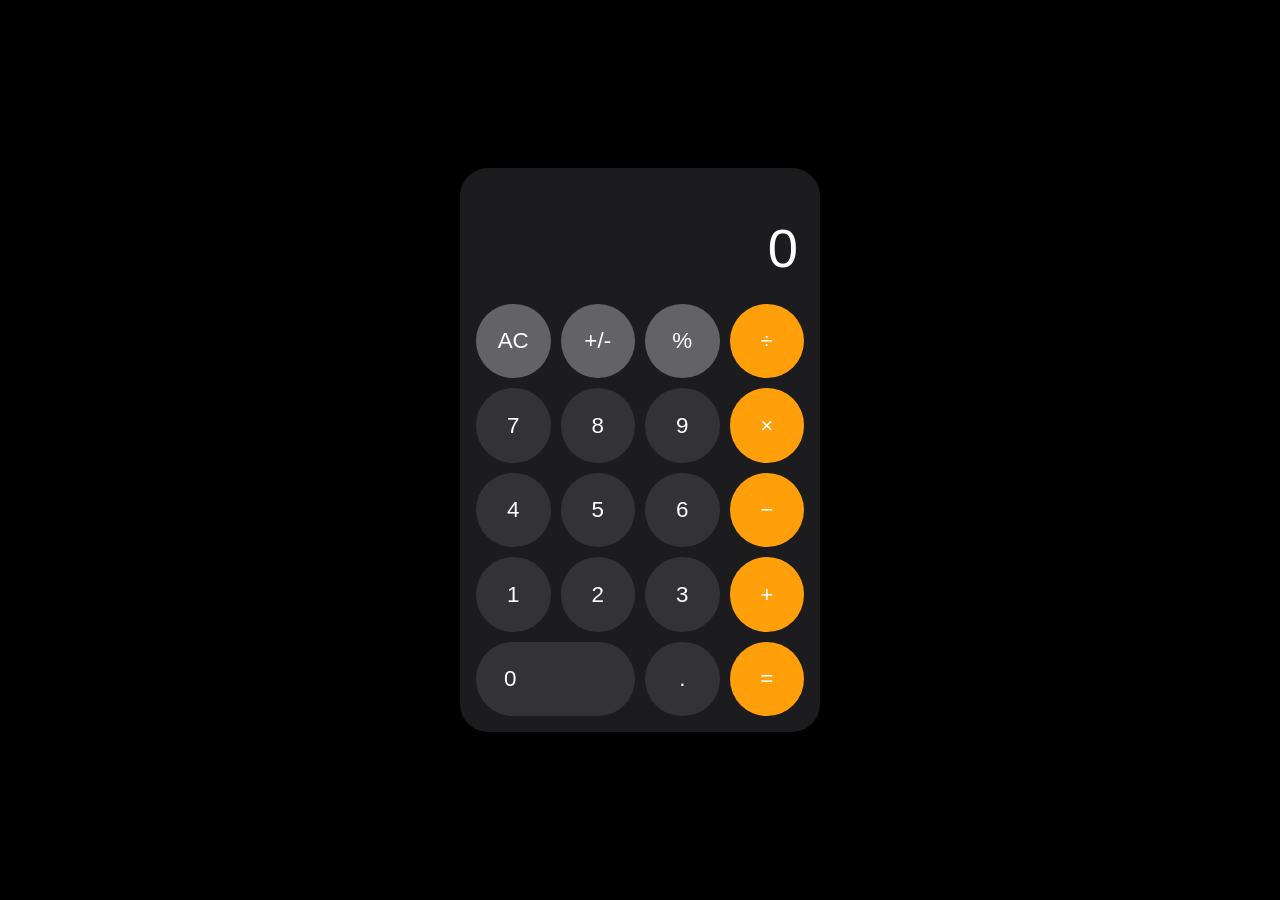
<file: index.html>
<!doctype html>
<html lang="en">
<head>
  <meta charset="UTF-8" />
  <meta name="viewport" content="width=device-width, initial-scale=1.0" />
  <title>calculator</title>
  <link rel="stylesheet" href="style.css" />
</head>
<body>
<div class="calc">
  <div class="screen">
    <div class="expr" id="expr"></div>
    <div class="num" id="num">0</div>
  </div>

  <!--id="keys": JavaScript-da har bir tugmaga alohida click hodisasi berish o'rniga, bitta ushbu ota-elementga hodisa berilgan (Event Delegation). Bu kodning tez ishlashini ta'minlaydi.-->

  <!--data-action: Bu dasturchi tomonidan yaratilgan maxsus atribut. JavaScript tugma bosilganda aynan qanday amal bajarish kerakligini shu "yorliq" (label) orqali ajratib oladi.-->

  <!--data-val: Bu raqamli tugmalarning qiymati. JS buni o'qib, ekrandagi songa qo'shib boradi.-->

  <!--data-op: Matematik operatorlarni ajratib ko'rsatish uchun xizmat qiladi.-->

  <div class="keys" id="keys">
    <button class="btn btn-gray"   data-action="ac">AC</button>
    <button class="btn btn-gray"   data-action="sign">+/-</button>
    <button class="btn btn-gray"   data-action="pct">%</button>
    <button class="btn btn-orange" data-action="op" data-op="/">÷</button>

    <button class="btn btn-dark"   data-action="num" data-val="7">7</button>
    <button class="btn btn-dark"   data-action="num" data-val="8">8</button>
    <button class="btn btn-dark"   data-action="num" data-val="9">9</button>
    <button class="btn btn-orange" data-action="op" data-op="*">×</button>

    <button class="btn btn-dark"   data-action="num" data-val="4">4</button>
    <button class="btn btn-dark"   data-action="num" data-val="5">5</button>
    <button class="btn btn-dark"   data-action="num" data-val="6">6</button>
    <button class="btn btn-orange" data-action="op" data-op="-">−</button>

    <button class="btn btn-dark"   data-action="num" data-val="1">1</button>
    <button class="btn btn-dark"   data-action="num" data-val="2">2</button>
    <button class="btn btn-dark"   data-action="num" data-val="3">3</button>
    <button class="btn btn-orange" data-action="op" data-op="+">+</button>

    <button class="btn btn-dark btn-zero" data-action="num" data-val="0">0</button>
    <button class="btn btn-dark"   data-action="dot">.</button>
    <button class="btn btn-orange" data-action="eq">=</button>
  </div>
</div>

<script src="script.js"></script>
</body>
</html>
</file>
<file: style.css>
/* Umumiy sozlamalar: barcha elementlardagi ortiqcha joylarni (margin/padding) nolga tenglashtiradi */
* {
    margin: 0;
    padding: 0;
    box-sizing: border-box; /* Element o'lchamini hisoblashda paddingni ichiga oladi */
}

/* Sahifa (Body): kalkulyatorni ekranning markaziga qo'yadi */
body {
    display: flex;
    justify-content: center;
    align-items: center;
    min-height: 100vh; /* Ekranning to'liq balandligini egallaydi */
    background-color: #000; /* Fon rangi qora */
    padding: 10px;
}

/* Kalkulyator korpusi (Container) */
.calc {
    background: #1c1c1e; /* To'q kulrang fon */
    border-radius: 28px; /* Burchaklarni yumaloqlash */
    width: 100%;
    max-width: 360px; /* Maksimal kenglik */
    overflow: hidden; /* Ichidagi narsalar burchakdan chiqib ketmasligi uchun */
}

/* Ekran qismi: raqamlar va amallar ko'rinadigan joy */
.screen {
    padding: 28px 24px 12px;
    min-height: 110px;
    display: flex;
    flex-direction: column; /* Elementlarni ustma-ust taxlaydi */
    justify-content: flex-end; /* Elementlarni pastga yopishtiradi */
    align-items: flex-end; /* Elementlarni o'ngga yopishtiradi */
    gap: 6px;
}

/* Yuqoridagi kichik yozuv (hisob-kitob tarixi uchun) */
.expr {
    font-size: 1rem;
    color: #888; /* Kulrang matn */
    font-family: monospace;
    min-height: 20px;
    word-break: break-all; /* Matn sig'masa pastga tushiradi */
    text-align: right;
}

/* Asosiy katta raqamlar ekrani */
.num {
    font-size: 3.4rem;
    color: #fff; /* Oq matn */
    font-weight: 300;
    font-family: -apple-system, sans-serif;
    letter-spacing: -2px; /* Harflar orasidagi masofani qisqartiradi */
    word-break: break-all;
    line-height: 1;
}

/* Tugmalar joylashuvi (Grid mantiqi) */
.keys {
    display: grid;
    grid-template-columns: repeat(4, 1fr); /* 4 ta teng ustun yaratadi */
    gap: 10px; /* Tugmalar orasidagi masofa */
    padding: 16px;
}

/* Umumiy tugma stili */
.btn {
    aspect-ratio: 1; /* Tugmani kvadrat yoki aylana shaklida saqlaydi */
    border: none;
    border-radius: 50%; /* Tugmalarni dumaloq qiladi */
    font-size: 1.4rem;
    font-weight: 500;
    cursor: pointer;
    transition: filter 0.1s; /* Bosilgandagi effekt tezligi */
    font-family: -apple-system, sans-serif;
}

/* Tugma bosilganda yorqinlikni oshirish (aktiv holat) */
.btn:active { filter: brightness(1.4); }

/* Tugmalarning ranglari */
.btn-gray   { background: #636366; color: #fff; } /* Funksional tugmalar uchun */
.btn-orange { background: #ff9f0a; color: #fff; } /* Operatorlar (+, -, *, /) uchun */
.btn-dark   { background: #333335; color: #fff; } /* Raqamlar uchun */

/* Faol operator effekti (masalan, + bosilganda rangi teskari bo'ladi) */
.btn-orange.active-op { background: #fff; color: #ff9f0a; }

/* "0" tugmasi uchun maxsus stil */
.btn-zero {
    grid-column: span 2; /* Ikkita ustun joyini egallaydi */
    border-radius: 40px; /* Dumaloq emas, oval ko'rinish beradi */
    aspect-ratio: unset; /* Balandlik va kenglik nisbatini bekor qiladi */
    display: flex;
    align-items: center;
    justify-content: flex-start; /* Nolni chaproqqa suradi */
    padding-left: 28px;
}
</file>
